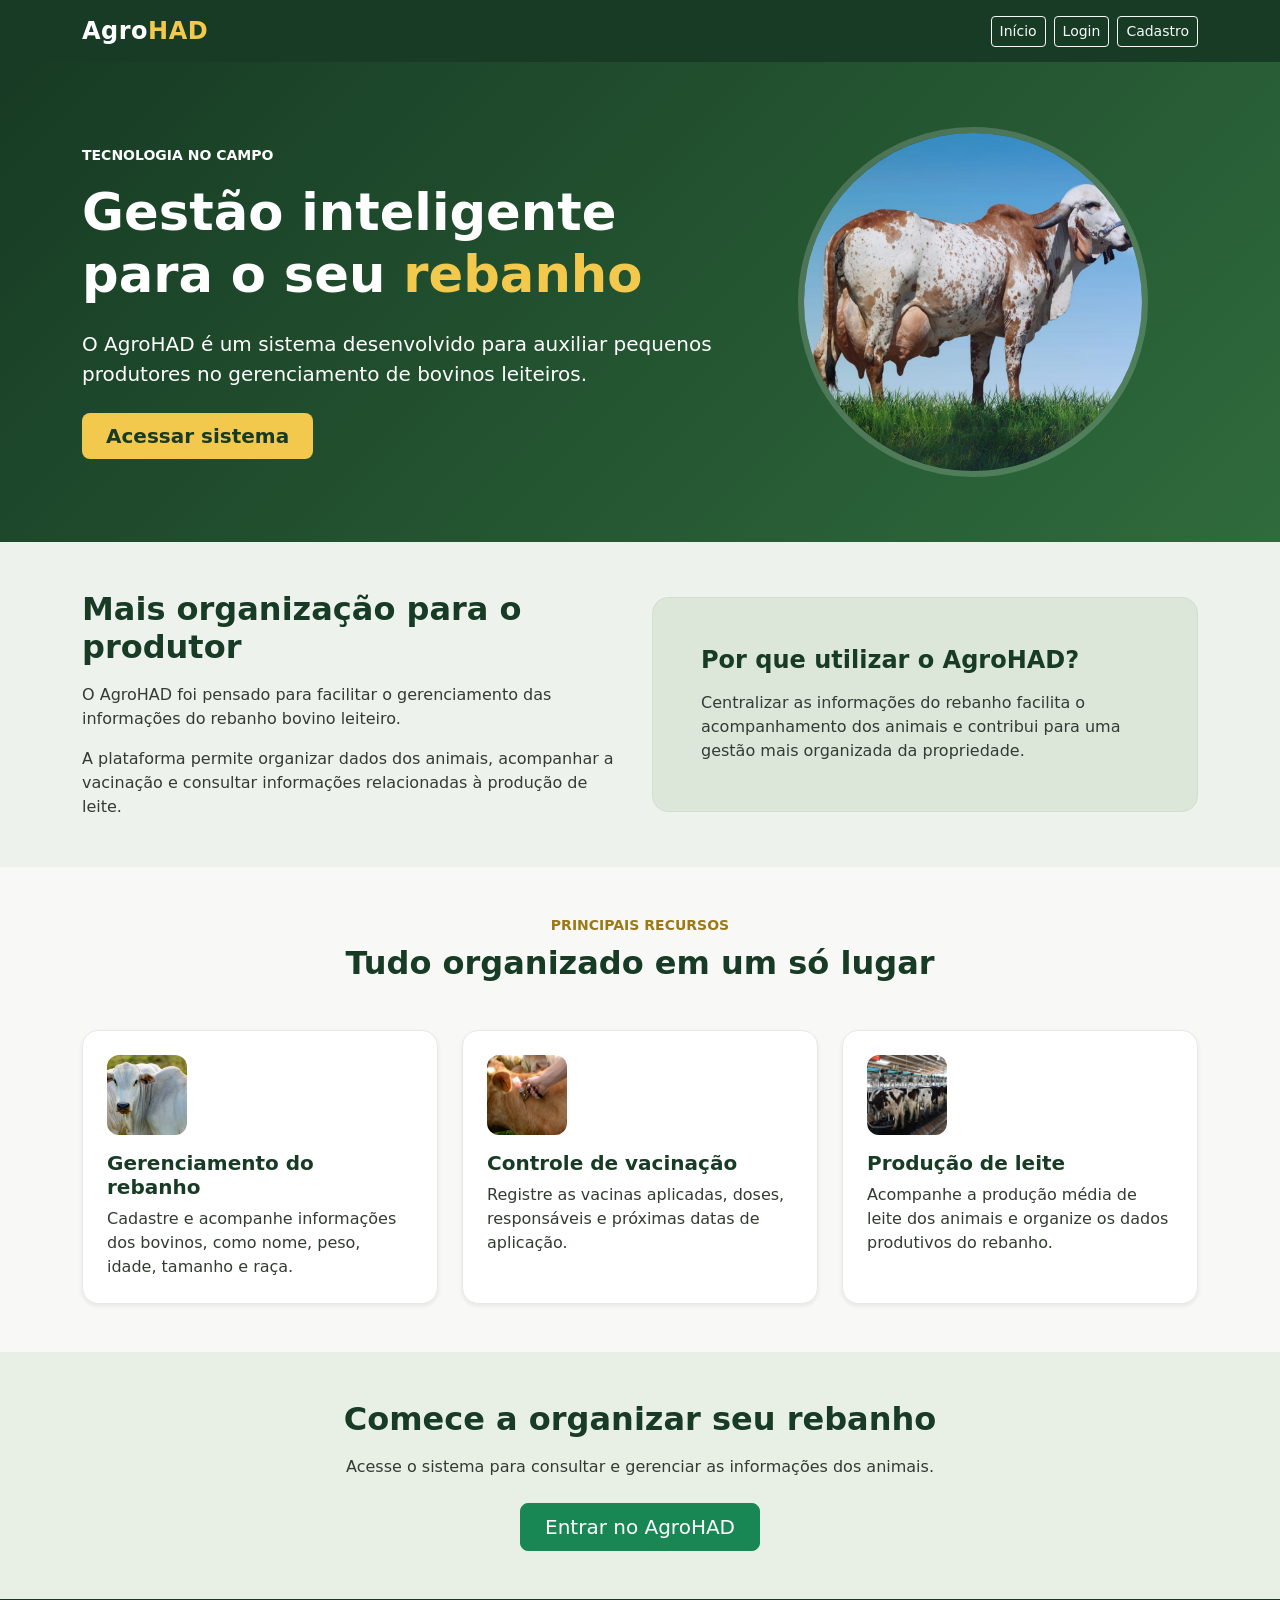
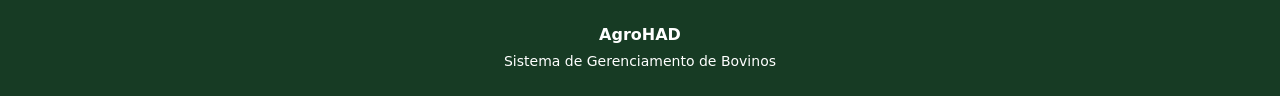
<file: index.html>
<!DOCTYPE html>
<html lang="pt-BR">

<head>
    <meta charset="UTF-8">
    <meta name="viewport" content="width=device-width, initial-scale=1.0">

    <title>AgroHAD</title>

    <link rel="icon" type="image/png" href="img/LogoAgroHAD.png">
    <link href="https://cdn.jsdelivr.net/npm/bootstrap@5.3.3/dist/css/bootstrap.min.css" rel="stylesheet">

    <style>
        body {
            background-color: #f8f9f7;
            color: #343a34;
        }

        .menu {
            background-color: #173b24;
        }

        .logo {
            font-size: 24px;
            letter-spacing: 0.5px;
        }

        .banner {
            background: linear-gradient(135deg, #173b24, #2f6b3c);
            color: white;
            padding: 65px 0;
        }

        .banner h1 {
            font-size: clamp(2rem, 4vw, 3.4rem);
            line-height: 1.2;
        }

        .banner span {
            color: #f2c94c;
        }

        .btn-principal {
            background-color: #f2c94c;
            color: #173b24;
            border: none;
            font-weight: 600;
        }

        .btn-principal:hover {
            background-color: #dfb735;
            color: #173b24;
        }

        .titulo {
            color: #173b24;
            font-weight: 700;
        }

        .sobre {
            background-color: #eef2ec;
        }

        .destaque {
            background-color: #dce7da;
            border: 1px solid #d1dfcf;
        }

        .card-recurso {
            border: 1px solid #e6eae4;
            border-radius: 16px;
            height: 100%;
            transition: transform 0.2s, box-shadow 0.2s;
        }

        .card-recurso:hover {
            transform: translateY(-4px);
            box-shadow: 0 0.5rem 1.5rem rgba(23, 59, 36, 0.10);
        }

        .card-titulo {
            color: #173b24;
            font-weight: 700;
        }

        .card-imagem img {
            width: 80px;
            height: 80px;
            object-fit: cover;
            border-radius: 12px;
        }

        .imagem-gado {
            width: 100%;
            max-width: 350px;
            height: 350px;
            object-fit: cover;
            border-radius: 50%;
            border: 6px solid rgba(255, 255, 255, 0.18);
        }

        .chamada {
            background-color: #e8f0e5;
        }

        .rodape {
            background-color: #173b24;
            color: white;
        }

        @media (max-width: 767px) {
            .banner {
                padding: 45px 0;
            }

            .imagem-gado {
                height: 260px;
                max-width: 260px;
                margin-top: 30px;
            }

            .menu .container {
                gap: 12px;
            }
        }
    </style>
</head>

<body>

    <nav class="menu navbar navbar-dark">
        <div class="container d-flex flex-wrap justify-content-between align-items-center">

            <a class="logo navbar-brand fw-bold mb-0" href="index.html">
                Agro<span style="color: #f2c94c;">HAD</span>
            </a>

            <div class="d-flex flex-wrap gap-2">
                <a class="btn btn-outline-light btn-sm" href="index.html">
                    Início
                </a>

                <a class="btn btn-outline-light btn-sm" href="telas/login.html">
                    Login
                </a>

                <a class="btn btn-outline-light btn-sm" href="telas/cadastro.html">
                    Cadastro
                </a>
            </div>

        </div>
    </nav>

    <section class="banner">
        <div class="container">
            <div class="row align-items-center g-4">

                <div class="col-md-7">
                    <p class="text-uppercase fw-bold small mb-3">
                        Tecnologia no campo
                    </p>

                    <h1 class="fw-bold">
                        Gestão inteligente para o seu
                        <span>rebanho</span>
                    </h1>

                    <p class="lead mt-4 mb-0">
                        O AgroHAD é um sistema desenvolvido para auxiliar pequenos produtores no gerenciamento de bovinos leiteiros.
                    </p>

                    <a href="telas/login.html" class="btn btn-principal btn-lg mt-4 px-4">
                        Acessar sistema
                    </a>
                </div>

                <div class="col-md-5 text-center">
                    <img src="img/Gir-Leiteiro-2.jpg"
                         class="imagem-gado"
                         alt="Bovinos leiteiros">
                </div>

            </div>
        </div>
    </section>

    <section class="sobre py-5">
        <div class="container">
            <div class="row align-items-center g-4">

                <div class="col-md-6">
                    <h2 class="titulo">
                        Mais organização para o produtor
                    </h2>

                    <p class="mt-3">
                        O AgroHAD foi pensado para facilitar o gerenciamento das informações do rebanho bovino leiteiro.
                    </p>

                    <p class="mb-0">
                        A plataforma permite organizar dados dos animais, acompanhar a vacinação e consultar informações relacionadas à produção de leite.
                    </p>
                </div>

                <div class="col-md-6">
                    <div class="destaque p-4 p-md-5 rounded-4">
                        <h4 class="titulo">
                            Por que utilizar o AgroHAD?
                        </h4>

                        <p class="mt-3 mb-0">
                            Centralizar as informações do rebanho facilita o acompanhamento dos animais e contribui para uma gestão mais organizada da propriedade.
                        </p>
                    </div>
                </div>

            </div>
        </div>
    </section>

    <section class="container py-5">

        <div class="text-center mb-5">
            <p class="text-uppercase fw-bold small mb-2" style="color: #9b7916;">
                Principais recursos
            </p>

            <h2 class="titulo">
                Tudo organizado em um só lugar
            </h2>
        </div>

        <div class="row g-4">

            <div class="col-md-4">
                <div class="card-recurso bg-white shadow-sm">
                    <div class="p-4">
                        <div class="card-imagem mb-3">
                            <img src="img/nelore.png" alt="Bovino da raça Nelore">
                        </div>

                        <h5 class="card-titulo">
                            Gerenciamento do rebanho
                        </h5>

                        <p class="mb-0">
                            Cadastre e acompanhe informações dos bovinos, como nome, peso, idade, tamanho e raça.
                        </p>
                    </div>
                </div>
            </div>

            <div class="col-md-4">
                <div class="card-recurso bg-white shadow-sm">
                    <div class="p-4">
                        <div class="card-imagem mb-3">
                            <img src="img/vacina-bovino.webp" alt="Vacinação bovina">
                        </div>

                        <h5 class="card-titulo">
                            Controle de vacinação
                        </h5>

                        <p class="mb-0">
                            Registre as vacinas aplicadas, doses, responsáveis e próximas datas de aplicação.
                        </p>
                    </div>
                </div>
            </div>

            <div class="col-md-4">
                <div class="card-recurso bg-white shadow-sm">
                    <div class="p-4">
                        <div class="card-imagem mb-3">
                            <img src="img/producaoimagem.jpg" alt="Produção leiteira">
                        </div>

                        <h5 class="card-titulo">
                            Produção de leite
                        </h5>

                        <p class="mb-0">
                            Acompanhe a produção média de leite dos animais e organize os dados produtivos do rebanho.
                        </p>
                    </div>
                </div>
            </div>

        </div>
    </section>

    <section class="chamada py-5">
        <div class="container text-center">
            <h2 class="titulo">
                Comece a organizar seu rebanho
            </h2>

            <p class="mt-3">
                Acesse o sistema para consultar e gerenciar as informações dos animais.
            </p>

            <a href="telas/login.html" class="btn btn-success btn-lg px-4 mt-2">
                Entrar no AgroHAD
            </a>
        </div>
    </section>

    <footer class="rodape py-4">
        <div class="container text-center">
            <p class="mb-1 fw-bold">
                AgroHAD
            </p>

            <p class="mb-0 small">
                Sistema de Gerenciamento de Bovinos
            </p>
        </div>
    </footer>

</body>

</html>
</file>
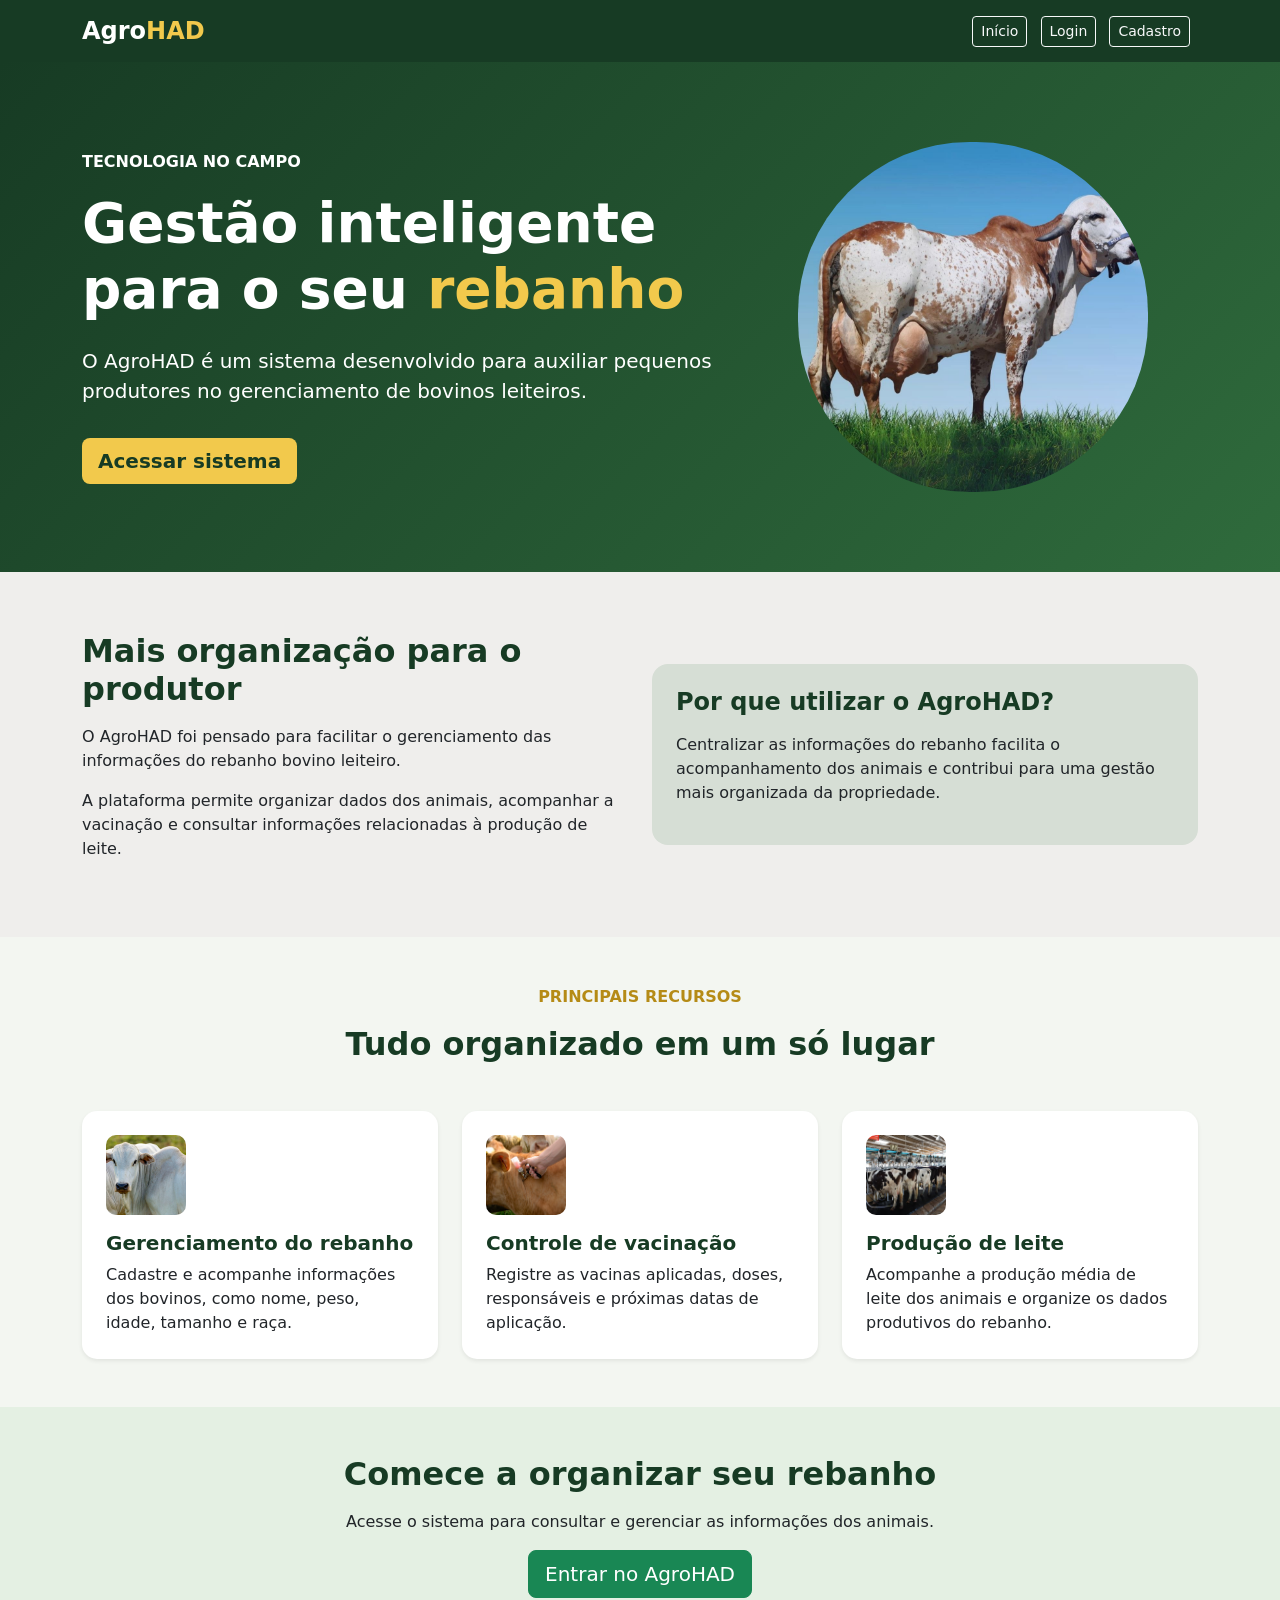
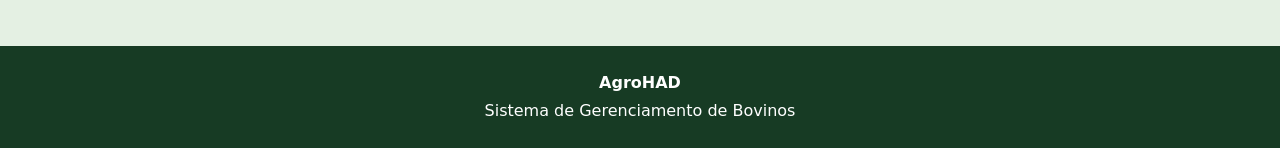
<file: TCC-AgroHAD/index.html>
<!DOCTYPE html>
<html lang="pt-br">

<head>
    <meta charset="UTF-8">
    <meta name="viewport" content="width=device-width, initial-scale=1.0">

    <title>AgroHAD</title>

    <link rel="icon" type="image/png" href="img/logoAgroHAD.png">


    <!-- Bootstrap -->
    <link href="https://cdn.jsdelivr.net/npm/bootstrap@5.3.3/dist/css/bootstrap.min.css" rel="stylesheet">

    <style>

        /* =========================
           GERAL
        ========================= */

        body {
            background-color: #f3f6f1;
        }


        /* =========================
           MENU
        ========================= */

        .menu {
            background-color: #173b24;
        }

        .logo {
            font-size: 24px;
        }


        /* =========================
           BANNER PRINCIPAL
        ========================= */

        .banner {
            background: linear-gradient(135deg, #173b24, #2f6b3c);
            color: white;
            padding: 80px 0;
        }

        .banner h1 {
            font-size: 55px;
        }

        .banner span {
            color: #f2c94c;
        }


        /* =========================
           BOTÃO PRINCIPAL
        ========================= */

        .btn-principal {
            background-color: #f2c94c;
            color: #173b24;
            font-weight: bold;
            border: none;
        }

        .btn-principal:hover {
            background-color: #dcae27;
            color: #173b24;
        }


        /* =========================
           TÍTULOS
        ========================= */

        .titulo {
            color: #173b24;
            font-weight: bold;
        }


        /* =========================
           SEÇÃO SOBRE
        ========================= */

        .sobre {
            background-color: #ece8e880;
            padding: 60px 0;
        }


        /* =========================
           CARDS
        ========================= */

        .card {
            border: none;
            border-radius: 15px;
            transition: 0.3s;
            height: 100%;
        }

        .card:hover {
            transform: translateY(-5px);
        }

        .card-titulo {
            color: #173b24;
            font-weight: bold;
        }

        .card-imagem {
            font-size: 40px;
        }

        .card-imagem img {
            width: 80px;
            height: 80px;
            object-fit: cover;
            border-radius: 10px;
        }


        /* =========================
           IMAGEM PRINCIPAL
        ========================= */

        .imagem-gado {
            max-width: 350px;
            height: 350px;
            border-radius: 49%;
        }


        /* =========================
           RODAPÉ
        ========================= */

        .rodape {
            background-color: #173b24;
            color: white;
            padding: 25px 0;
        }

       

    </style>
</head>


<body>


    <!-- =========================
         MENU
    ========================= -->

    <nav class="menu navbar navbar-expand-lg navbar-dark">

        <div class="container">

            <a class="logo navbar-brand fw-bold" href="index.html">
                Agro<span style="color: #f2c94c;">HAD</span>
            </a>

            <div>

                <a class="btn btn-outline-light btn-sm me-2"
                   href="index.html">
                    Início
                </a>

                <a class="btn btn-outline-light btn-sm me-2"
                   href="telas/login.html">
                    Login
                </a>

                <a class="btn btn-outline-light btn-sm me-2"
                   href="telas/cadastro.html">
                    Cadastro
                </a>

    
            </div>

        </div>

    </nav>


    <!-- =========================
         BANNER PRINCIPAL
    ========================= -->

    <section class="banner">

        <div class="container">

            <div class="row align-items-center">

                <!-- TEXTO -->

                <div class="col-md-7">

                    <p class="text-uppercase fw-bold">
                        Tecnologia no campo
                    </p>

                    <h1 class="fw-bold">
                        Gestão inteligente para o seu
                        <span>rebanho</span>
                    </h1>

                    <p class="lead mt-4">
                        O AgroHAD é um sistema desenvolvido para
                        auxiliar pequenos produtores no gerenciamento
                        de bovinos leiteiros.
                    </p>

                    <a href="login.html"
                       class="btn btn-principal btn-lg mt-3">
                        Acessar sistema
                    </a>

                </div>


                <!-- IMAGEM -->

                <div class="col-md-5 text-center">

                    <img src="img/Gir-Leiteiro-2.jpg"
                         class="imagem-gado"
                         alt="Bovinos leiteiros">

                </div>

            </div>

        </div>

    </section>


    <!-- =========================
         SOBRE
    ========================= -->

    <section class="sobre">

        <div class="container">

            <div class="row align-items-center">

                <!-- TEXTO -->

                <div class="col-md-6">

                    <h2 class="titulo">
                        Mais organização para o produtor
                    </h2>

                    <p class="mt-3">
                        O AgroHAD foi pensado para facilitar o
                        gerenciamento das informações do rebanho
                        bovino leiteiro.
                    </p>

                    <p>
                        A plataforma permite organizar dados dos
                        animais, acompanhar a vacinação e consultar
                        informações relacionadas à produção de leite.
                    </p>

                </div>


                <!-- DESTAQUE -->

                <div class="col-md-6">

                    <div class="p-4 rounded-4"
                         style="background-color: #d6ded5;">

                        <h4 class="fw-bold"
                            style="color: #173b24;">
                            Por que utilizar o AgroHAD?
                        </h4>

                        <p class="mt-3">
                            Centralizar as informações do rebanho
                            facilita o acompanhamento dos animais
                            e contribui para uma gestão mais
                            organizada da propriedade.
                        </p>

                    </div>

                </div>

            </div>

        </div>

    </section>


    <!-- =========================
         RECURSOS
    ========================= -->

    <section class="container py-5">

        <div class="text-center mb-5">

            <p class="text-uppercase fw-bold"
               style="color: #b58b16;">
                Principais recursos
            </p>

            <h2 class="titulo">
                Tudo organizado em um só lugar
            </h2>

        </div>


        <div class="row g-4">


            <!-- =========================
                 CARD 1 - REBANHO
            ========================= -->

            <div class="col-md-4">

                <div class="card shadow-sm">

                    <div class="card-body p-4">

                        <div class="card-imagem mb-3">

                            <img src="img/nelore.png"
                                 alt="Bovino da raça Nelore">

                        </div>

                        <h5 class="card-titulo">
                            Gerenciamento do rebanho
                        </h5>

                        <p class="card-text">
                            Cadastre e acompanhe informações dos
                            bovinos, como nome, peso, idade,
                            tamanho e raça.
                        </p>

                    </div>

                </div>

            </div>


            <!-- =========================
                 CARD 2 - VACINAÇÃO
            ========================= -->

            <div class="col-md-4">

                <div class="card shadow-sm">

                    <div class="card-body p-4">

                        <div class="card-imagem mb-3">
                            <img src="img/vacina-bovino.webp"
                                 alt="Vacina Bovino">
                        </div>

                        <h5 class="card-titulo">
                            Controle de vacinação
                        </h5>

                        <p class="card-text">
                            Registre as vacinas aplicadas,
                            doses, responsáveis e próximas
                            datas de aplicação.
                        </p>

                    </div>

                </div>

            </div>


            <!-- =========================
                 CARD 3 - PRODUÇÃO
            ========================= -->

            <div class="col-md-4">

                <div class="card shadow-sm">

                    <div class="card-body p-4">

                        <div class="card-imagem mb-3">
                            <img src="img/producaoimagem.jpg"
                                 alt="Imagem de produção leiteira">
                        </div>

                        <h5 class="card-titulo">
                            Produção de leite
                        </h5>

                        <p class="card-text">
                            Acompanhe a produção média de leite
                            dos animais e organize os dados
                            produtivos do rebanho.
                        </p>

                    </div>

                </div>

            </div>


        </div>

    </section>


    <!-- =========================
         CHAMADA FINAL
    ========================= -->

    <section class="py-5"
             style="background-color: #e4f0e3;">

        <div class="container text-center">

            <h2 class="titulo">
                Comece a organizar seu rebanho
            </h2>

            <p class="mt-3">
                Acesse o sistema para consultar e gerenciar
                as informações dos animais.
            </p>

            <a href="login.html"
               class="btn btn-success btn-lg">
                Entrar no AgroHAD
            </a>

        </div>

    </section>


    <!-- =========================
         RODAPÉ
    ========================= -->

    <footer class="rodape">

        <div class="container text-center">

            <p class="mb-1 fw-bold">
                AgroHAD
            </p>

            <p class="mb-0">
                Sistema de Gerenciamento de Bovinos
            </p>

        </div>

    </footer>


</body>

</html>
</file>
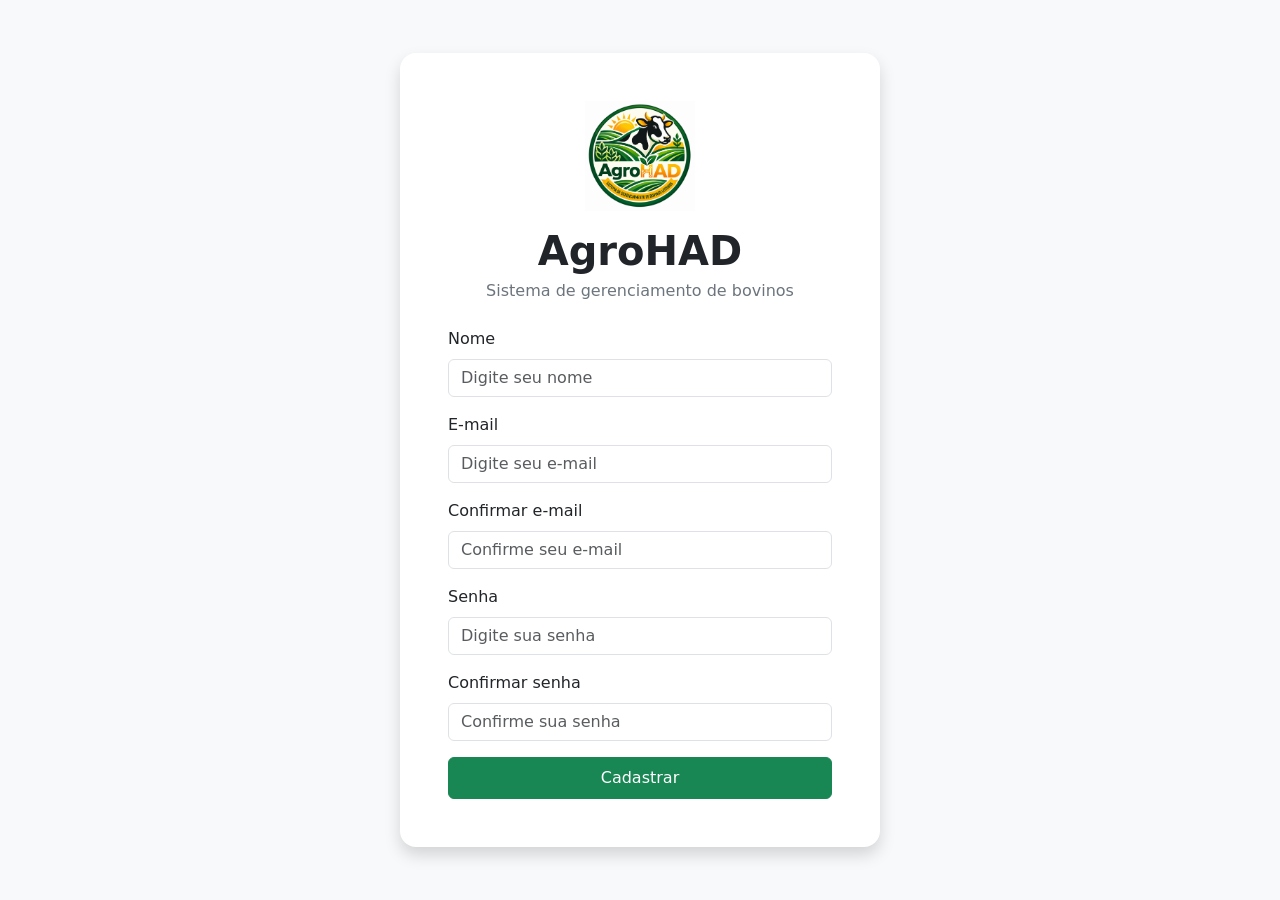
<file: telas/cadastro.html>
<!DOCTYPE html>
<html lang="pt-BR">

<head>
    <meta charset="UTF-8">
    <meta name="viewport" content="width=device-width, initial-scale=1.0">

    <title>Cadastro AgroHAD</title>

    <link rel="icon" type="image/png" href="../img/LogoAgroHAD.png">
    <link href="https://cdn.jsdelivr.net/npm/bootstrap@5.3.3/dist/css/bootstrap.min.css" rel="stylesheet">
</head>

<body class="bg-light">

    <main class="container-fluid min-vh-100 d-flex justify-content-center align-items-center py-4">

        <section class="card shadow border-0 rounded-4 p-4 p-md-5 w-100" style="max-width: 480px;">

            <div class="text-center mb-3">
                <img src="../img/LogoAgroHAD.png" alt="Logo AgroHAD" class="img-fluid" style="max-width: 110px;">
            </div>

            <h1 class="text-center fw-bold mb-1">AgroHAD</h1>

            <p class="text-center text-secondary mb-4">
                Sistema de gerenciamento de bovinos
            </p>

            <form id="formCadastro">

                <div class="mb-3">
                    <label for="nome" class="form-label">Nome</label>
                    <input
                        type="text"
                        class="form-control"
                        id="nome"
                        name="nome"
                        placeholder="Digite seu nome"
                        required
                    >
                </div>

                <div class="mb-3">
                    <label for="email" class="form-label">E-mail</label>
                    <input
                        type="email"
                        class="form-control"
                        id="email"
                        name="email"
                        placeholder="Digite seu e-mail"
                        required
                    >
                </div>

                <div class="mb-3">
                    <label for="confirmarEmail" class="form-label">Confirmar e-mail</label>
                    <input
                        type="email"
                        class="form-control"
                        id="confirmarEmail"
                        name="confirmarEmail"
                        placeholder="Confirme seu e-mail"
                        required
                    >
                    <small id="erroEmail" class="text-danger"></small>
                </div>

                <div class="mb-3">
                    <label for="senha" class="form-label">Senha</label>
                    <input
                        type="password"
                        class="form-control"
                        id="senha"
                        name="senha"
                        placeholder="Digite sua senha"
                        required
                    >
                </div>

                <div class="mb-3">
                    <label for="confirmarSenha" class="form-label">Confirmar senha</label>
                    <input
                        type="password"
                        class="form-control"
                        id="confirmarSenha"
                        name="confirmarSenha"
                        placeholder="Confirme sua senha"
                        required
                    >
                    <small id="erroSenha" class="text-danger"></small>
                </div>

                <p id="mensagemCadastro" class="mb-3" role="status"></p>

                <button type="submit" class="btn btn-success w-100 py-2">
                    Cadastrar
                </button>

            </form>

        </section>

    </main>

    <div id="loading" class="position-fixed top-0 start-0 w-100 h-100 bg-dark bg-opacity-50 d-none justify-content-center align-items-center">

        <div class="card shadow border-0 rounded-4 p-4 text-center">
            <div class="spinner-border text-success mx-auto mb-3" role="status">
                <span class="visually-hidden">Carregando...</span>
            </div>
            <p class="mb-0">Cadastrando...</p>
        </div>

    </div>

    <script src="../scripts/cadastro.js"></script>

</body>

</html>
</file>
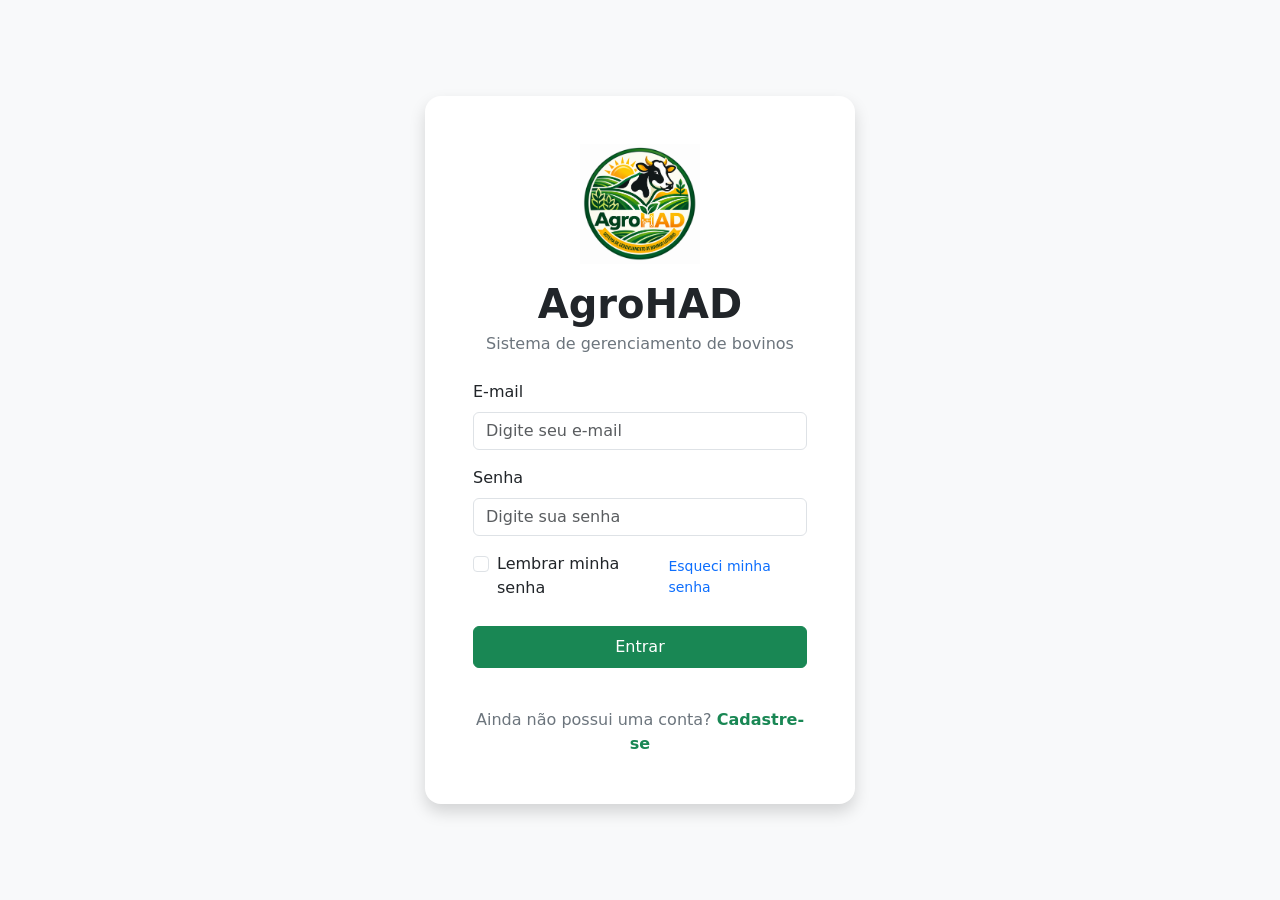
<file: telas/login.html>
<!DOCTYPE html>
<html lang="pt-BR">

<head>
    <meta charset="UTF-8">
    <meta name="viewport" content="width=device-width, initial-scale=1.0">

    <title>Login | AgroHAD</title>

    <link rel="icon" type="image/png" href="../img/LogoAgroHAD.png">
    <link href="https://cdn.jsdelivr.net/npm/bootstrap@5.3.3/dist/css/bootstrap.min.css" rel="stylesheet">
</head>

<body class="bg-light">

    <main class="container-fluid min-vh-100 d-flex justify-content-center align-items-center py-4">

        <section class="card shadow border-0 rounded-4 p-4 p-md-5 w-100" style="max-width: 430px;">

            <div class="text-center mb-3">
                <img src="../img/LogoAgroHAD.png" alt="Logo AgroHAD" class="img-fluid" style="max-width: 120px;">
            </div>

            <h1 class="text-center fw-bold mb-1">AgroHAD</h1>

            <p class="text-center text-secondary mb-4">
                Sistema de gerenciamento de bovinos
            </p>

            <form id="formLogin">

                <div class="mb-3">
                    <label for="email" class="form-label">E-mail</label>

                    <input
                        type="email"
                        class="form-control"
                        id="email"
                        name="email"
                        placeholder="Digite seu e-mail"
                        required
                    >
                </div>

                <div class="mb-3">
                    <label for="senha" class="form-label">Senha</label>

                    <input
                        type="password"
                        class="form-control"
                        id="senha"
                        name="senha"
                        placeholder="Digite sua senha"
                        required
                    >
                </div>

                <div class="d-flex flex-column flex-sm-row justify-content-between align-items-sm-center gap-2 mb-4">

                    <div class="form-check">
                        <input type="checkbox" class="form-check-input" id="lembrar">
                        <label class="form-check-label" for="lembrar">
                            Lembrar minha senha
                        </label>
                    </div>

                    <a href="#" class="text-decoration-none small">Esqueci minha senha</a>

                </div>

                <button type="submit" class="btn btn-success w-100 py-2">
                    Entrar
                </button>

                <p id="mensagem" class="mt-3 mb-0" role="status"></p>

            </form>

            <p class="text-center text-secondary mt-4 mb-0">
                Ainda não possui uma conta?
                <a href="../telas/cadastro.html" class="text-success text-decoration-none fw-semibold">Cadastre-se</a>
            </p>

        </section>

    </main>

    <script src="../scripts/login.js"></script>

</body>

</html>
</file>
